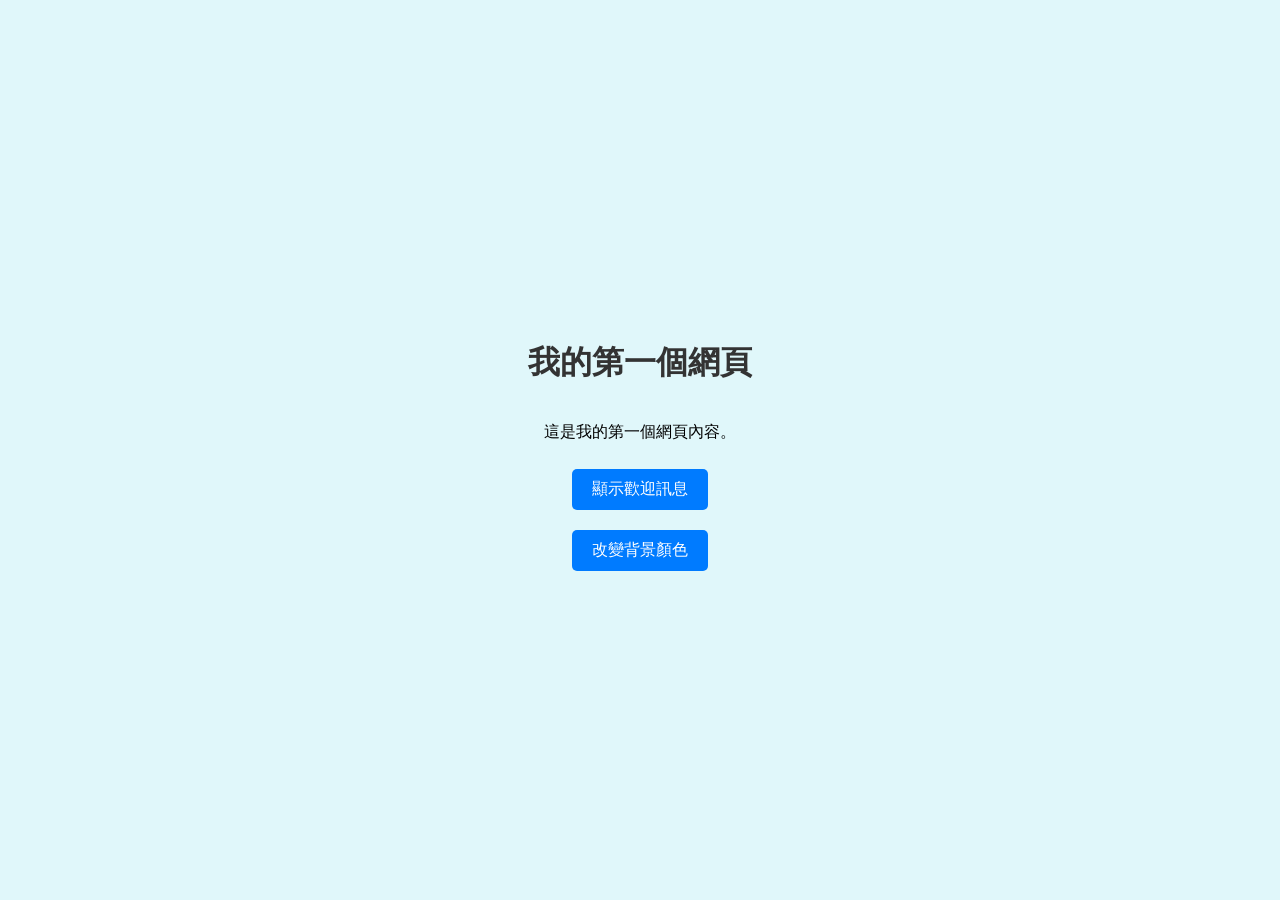
<file: index.html>
<!DOCTYPE html>
<html lang="zh-TW">
<head>
    <meta charset="UTF-8">
    <meta name="viewport" content="width=device-width, initial-scale=1.0">
    <title>我的第一個網頁</title>
    <style>
        /* CSS 部分：設定背景與字體 */
        body {
            background-color: #e0f7fa; /* 淡藍色背景 */
            font-family: sans-serif;   /* 無襯線字體 */
            display: flex;
            flex-direction: column;
            align-items: center;
            justify-content: center;
            height: 100vh;
            margin: 0;
        }
        
        h1 {
            color: #333;
        }

        button {
            padding: 10px 20px;
            font-size: 16px;
            margin: 10px;
            cursor: pointer;
            background-color: #007bff;
            color: white;
            border: none;
            border-radius: 5px;
        }

        button:hover {
            background-color: #0056b3;
        }
    </style>
</head>
<body>

    <h1>我的第一個網頁</h1>
    <p>這是我的第一個網頁內容。</p>

    <button onclick="showAlert()">顯示歡迎訊息</button>
    <button onclick="changeBackgroundColor()">改變背景顏色</button>

    <script>
        // JavaScript 部分

        // 功能 1：顯示提示框
        function showAlert() {
            alert("歡迎來到我的網頁！");
        }

        // 功能 2：點擊按鈕改變背景顏色 (加強版功能)
        function changeBackgroundColor() {
            // 隨機生成一個顏色，或者在兩種顏色間切換
            const randomColor = '#' + Math.floor(Math.random()*16777215).toString(16);
            document.body.style.backgroundColor = randomColor;
        }
    </script>
</body>
</html>
</file>
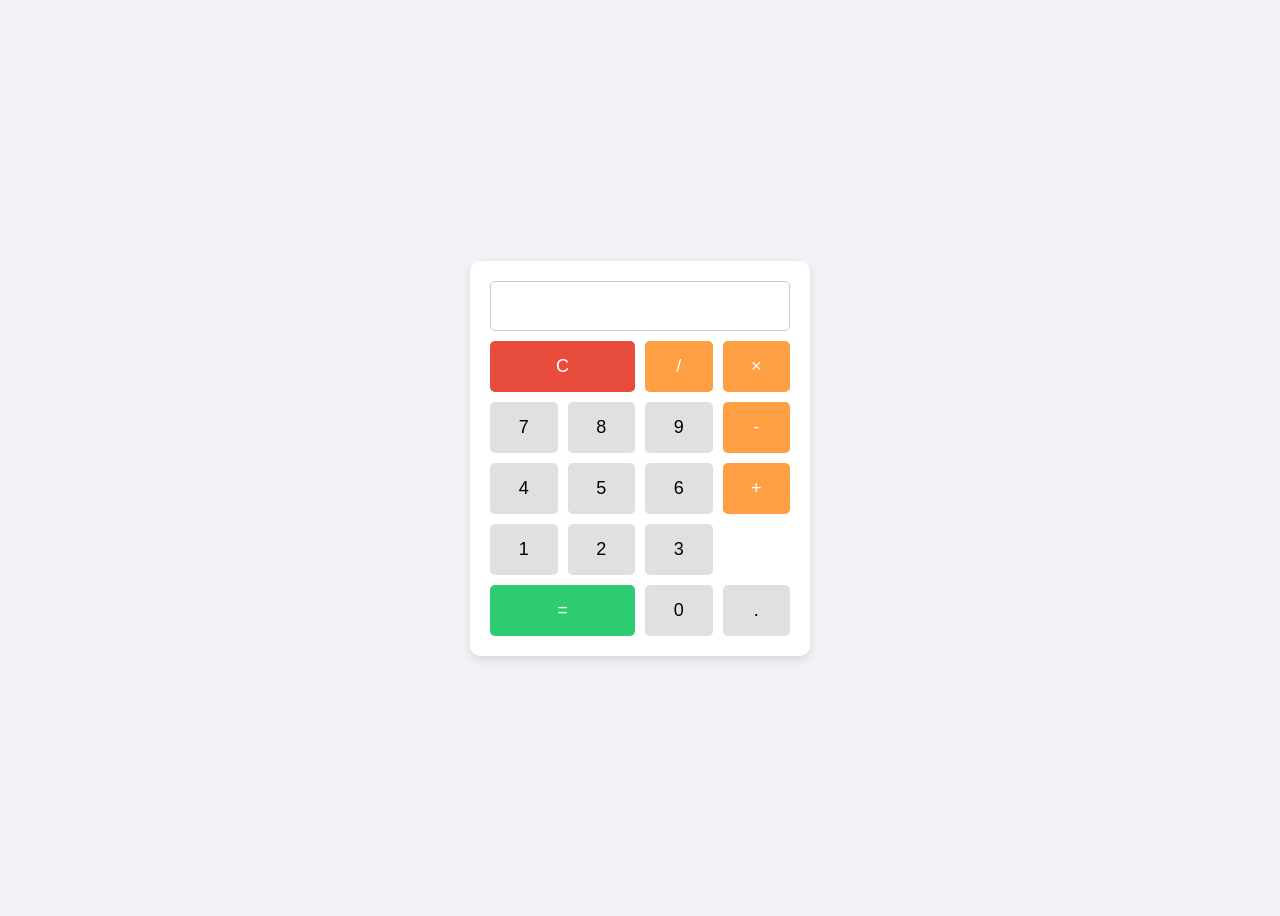
<file: P1_D1144241041.html>
<!DOCTYPE html>
<html lang="zh-TW">
<head>
    <meta charset="UTF-8">
    <meta name="viewport" content="width=device-width, initial-scale=1.0">
    <title>題目一：計算機</title>
    <style>
        body { font-family: Arial, sans-serif; display: flex; justify-content: center; align-items: center; height: 100vh; background-color: #f0f2f5; }
        .calculator { background: #fff; padding: 20px; border-radius: 10px; box-shadow: 0 4px 10px rgba(0,0,0,0.1); width: 300px; }
        #display { width: 100%; height: 50px; font-size: 24px; text-align: right; margin-bottom: 10px; padding: 5px; box-sizing: border-box; border: 1px solid #ccc; border-radius: 5px; }
        .buttons { display: grid; grid-template-columns: repeat(4, 1fr); gap: 10px; }
        button { padding: 15px; font-size: 18px; border: none; border-radius: 5px; cursor: pointer; transition: 0.2s; }
        button:hover { opacity: 0.8; }
        .btn-num { background-color: #e0e0e0; }
        .btn-op { background-color: #ff9f43; color: white; }
        .btn-eq { background-color: #2ecc71; color: white; grid-column: span 2; }
        .btn-cls { background-color: #e74c3c; color: white; grid-column: span 2; }
    </style>
</head>
<body>

<div class="calculator">
    <input type="text" id="display" readonly>
    <div class="buttons">
        <button class="btn-cls" onclick="clearDisplay()">C</button>
        <button class="btn-op" onclick="appendOp('/')">/</button>
        <button class="btn-op" onclick="appendOp('*')">×</button>
        
        <button class="btn-num" onclick="appendNum('7')">7</button>
        <button class="btn-num" onclick="appendNum('8')">8</button>
        <button class="btn-num" onclick="appendNum('9')">9</button>
        <button class="btn-op" onclick="appendOp('-')">-</button>
        
        <button class="btn-num" onclick="appendNum('4')">4</button>
        <button class="btn-num" onclick="appendNum('5')">5</button>
        <button class="btn-num" onclick="appendNum('6')">6</button>
        <button class="btn-op" onclick="appendOp('+')">+</button>
        
        <button class="btn-num" onclick="appendNum('1')">1</button>
        <button class="btn-num" onclick="appendNum('2')">2</button>
        <button class="btn-num" onclick="appendNum('3')">3</button>
        <button class="btn-eq" onclick="calculate()">=</button>
        
        <button class="btn-num" onclick="appendNum('0')">0</button>
        <button class="btn-num" onclick="appendNum('.')">.</button>
    </div>
</div>

<script>
    let display = document.getElementById('display');
    
    function appendNum(num) {
        display.value += num;
    }
    
    function appendOp(op) {
        // 防止連續輸入運算符
        const lastChar = display.value.slice(-1);
        if (['+', '-', '*', '/'].includes(lastChar)) return;
        display.value += op;
    }
    
    function clearDisplay() {
        display.value = '';
    }
    
    function calculate() {
        try {
            // 使用 eval 計算結果 (題目為簡單計算機，eval 足夠應對)
            display.value = eval(display.value);
        } catch (e) {
            display.value = 'Error';
        }
    }
</script>

</body>
</html>
</file>
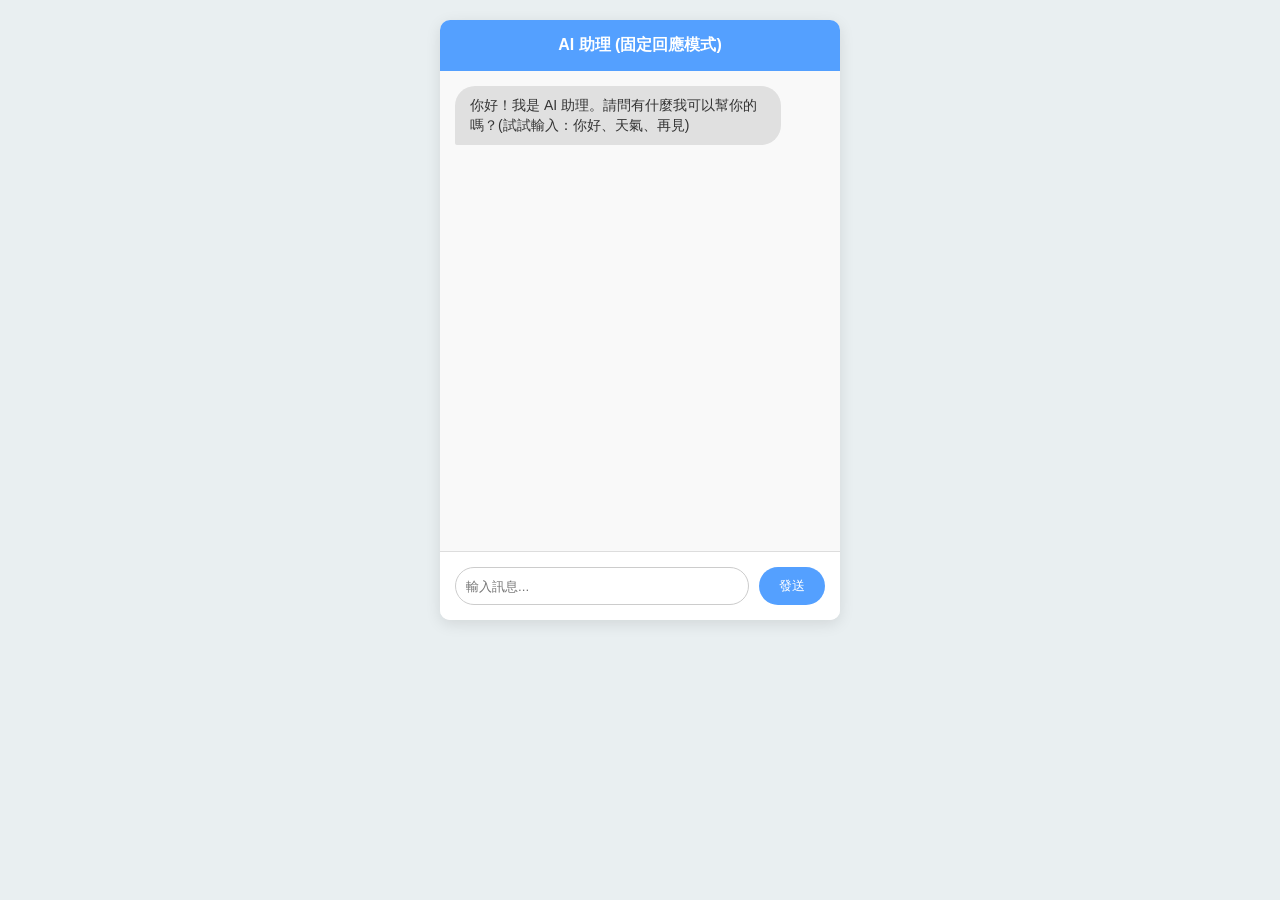
<file: P2_1144241041.HTML>
<!DOCTYPE html>
<html lang="zh-TW">
<head>
    <meta charset="UTF-8">
    <meta name="viewport" content="width=device-width, initial-scale=1.0">
    <title>題目二：AI聊天對話框</title>
    <style>
        body { font-family: 'Segoe UI', Tahoma, Geneva, Verdana, sans-serif; background-color: #e9eff1; display: flex; justify-content: center; height: 100vh; margin: 0; }
        .chat-container { width: 400px; height: 600px; background: white; margin-top: 20px; border-radius: 10px; display: flex; flex-direction: column; box-shadow: 0 4px 15px rgba(0,0,0,0.1); overflow: hidden; }
        .chat-header { background: #54a0ff; color: white; padding: 15px; text-align: center; font-weight: bold; }
        .chat-box { flex: 1; padding: 15px; overflow-y: auto; background: #f9f9f9; }
        .message { margin-bottom: 15px; max-width: 80%; padding: 10px 15px; border-radius: 20px; font-size: 14px; line-height: 1.4; }
        .user-msg { background-color: #54a0ff; color: white; align-self: flex-end; margin-left: auto; border-bottom-right-radius: 2px; }
        .ai-msg { background-color: #e0e0e0; color: #333; align-self: flex-start; border-bottom-left-radius: 2px; }
        .input-area { padding: 15px; border-top: 1px solid #ddd; display: flex; background: white; }
        #userInput { flex: 1; padding: 10px; border: 1px solid #ccc; border-radius: 20px; outline: none; }
        #sendBtn { margin-left: 10px; padding: 10px 20px; background: #54a0ff; color: white; border: none; border-radius: 20px; cursor: pointer; }
        #sendBtn:hover { background: #2e86de; }
    </style>
</head>
<body>

<div class="chat-container">
    <div class="chat-header">AI 助理 (固定回應模式)</div>
    <div class="chat-box" id="chatBox">
        <div class="message ai-msg">你好！我是 AI 助理。請問有什麼我可以幫你的嗎？(試試輸入：你好、天氣、再見)</div>
    </div>
    <div class="input-area">
        <input type="text" id="userInput" placeholder="輸入訊息..." onkeypress="handleEnter(event)">
        <button id="sendBtn" onclick="sendMessage()">發送</button>
    </div>
</div>

<script>
    function handleEnter(e) {
        if (e.key === 'Enter') sendMessage();
    }

    function sendMessage() {
        const input = document.getElementById('userInput');
        const text = input.value.trim();
        if (!text) return;

        addMessage(text, 'user-msg');
        input.value = '';

        // 模擬 AI 回應 (延遲 0.5 秒)
        setTimeout(() => {
            const aiResponse = getFixedResponse(text);
            addMessage(aiResponse, 'ai-msg');
        }, 500);
    }

    function addMessage(text, className) {
        const chatBox = document.getElementById('chatBox');
        const msgDiv = document.createElement('div');
        msgDiv.className = `message ${className}`;
        msgDiv.textContent = text;
        chatBox.appendChild(msgDiv);
        chatBox.scrollTop = chatBox.scrollHeight; // 自動捲動到底部
    }

    // 固定的問答集
    function getFixedResponse(input) {
        input = input.toLowerCase();
        if (input.includes('你好') || input.includes('hello')) return '你好！很高興見到你。';
        if (input.includes('天氣')) return '雖然我無法連網，但今天感覺是個寫程式的好天氣！';
        if (input.includes('再見') || input.includes('bye')) return '再見！祝你有美好的一天。';
        return '這是一個很有趣的問題，但我只能回答預設的內容喔！';
    }
</script>

</body>
</html>
</file>
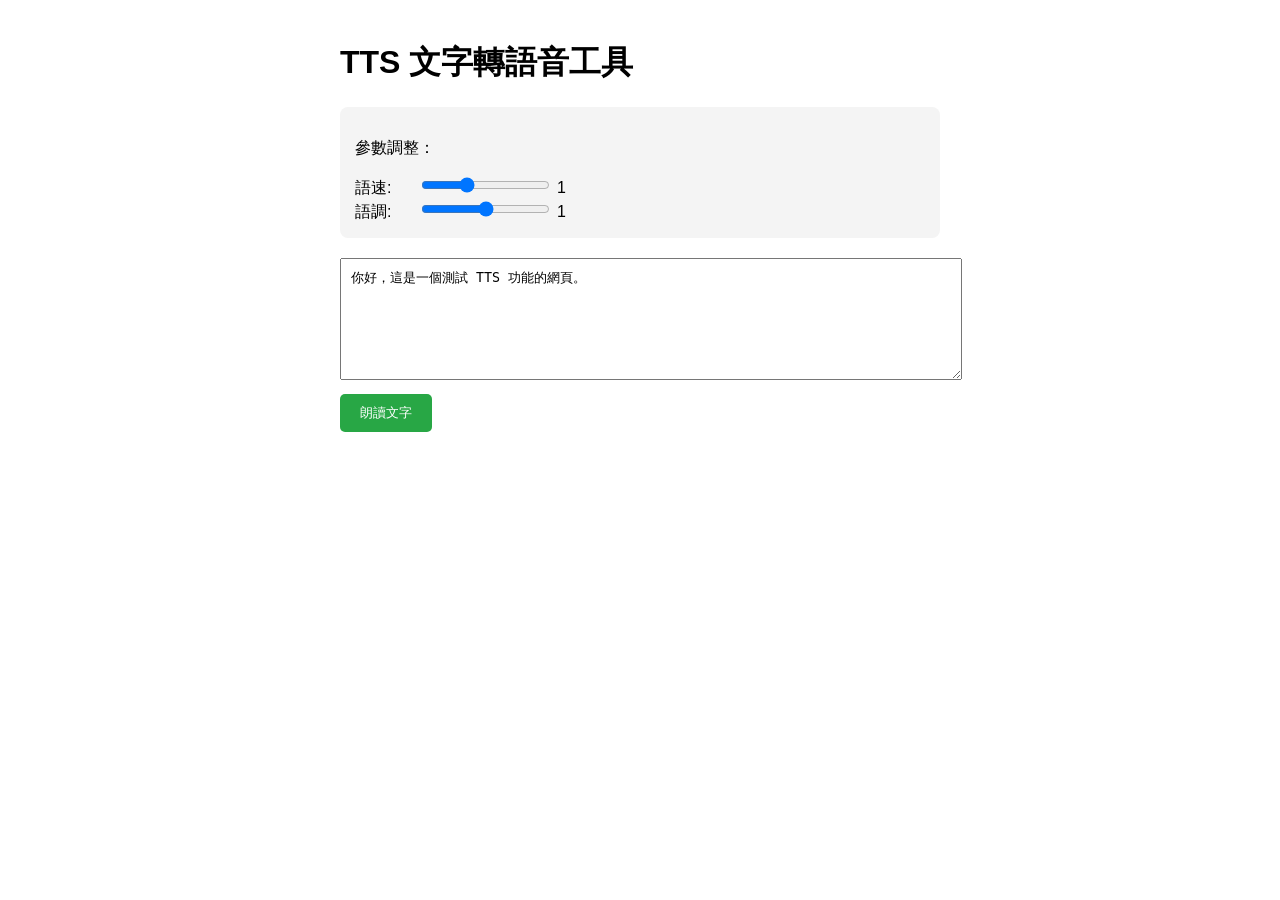
<file: tts.html>
<!DOCTYPE html>
<html lang="zh-TW">
<head>
    <meta charset="UTF-8">
    <title>TTS 文字轉語音產生器</title>
    <style>
        body { font-family: sans-serif; padding: 20px; max-width: 600px; margin: 0 auto; }
        textarea { width: 100%; height: 100px; margin-bottom: 10px; padding: 10px; }
        .controls { margin-bottom: 20px; background: #f4f4f4; padding: 15px; border-radius: 8px; }
        label { display: inline-block; width: 60px; }
        button { padding: 10px 20px; background-color: #28a745; color: white; border: none; cursor: pointer; border-radius: 5px;}
        button:hover { background-color: #218838; }
    </style>
</head>
<body>

    <h1>TTS 文字轉語音工具</h1>
    
    <div class="controls">
        <p>參數調整：</p>
        <div>
            <label for="rate">語速:</label>
            <input type="range" id="rate" min="0.5" max="2" value="1" step="0.1">
            <span id="rate-value">1</span>
        </div>
        <div>
            <label for="pitch">語調:</label>
            <input type="range" id="pitch" min="0" max="2" value="1" step="0.1">
            <span id="pitch-value">1</span>
        </div>
    </div>

    <textarea id="text-input" placeholder="請在此輸入想唸出的文字...">你好，這是一個測試 TTS 功能的網頁。</textarea>
    
    <button onclick="speakText()">朗讀文字</button>

    <script>
        // 更新滑桿數值顯示
        const rateInput = document.getElementById('rate');
        const pitchInput = document.getElementById('pitch');
        
        rateInput.oninput = () => document.getElementById('rate-value').textContent = rateInput.value;
        pitchInput.oninput = () => document.getElementById('pitch-value').textContent = pitchInput.value;

        function speakText() {
            const text = document.getElementById('text-input').value;
            
            if (text !== "") {
                // 建立 SpeechSynthesisUtterance 物件
                const utterance = new SpeechSynthesisUtterance(text);
                
                // 設定參數
                utterance.rate = rateInput.value;  // 語速
                utterance.pitch = pitchInput.value; // 語調
                utterance.lang = 'zh-TW';          // 設定為中文

                // 播放
                window.speechSynthesis.speak(utterance);
            } else {
                alert("請先輸入文字！");
            }
        }
    </script>
</body>
</html>
</file>
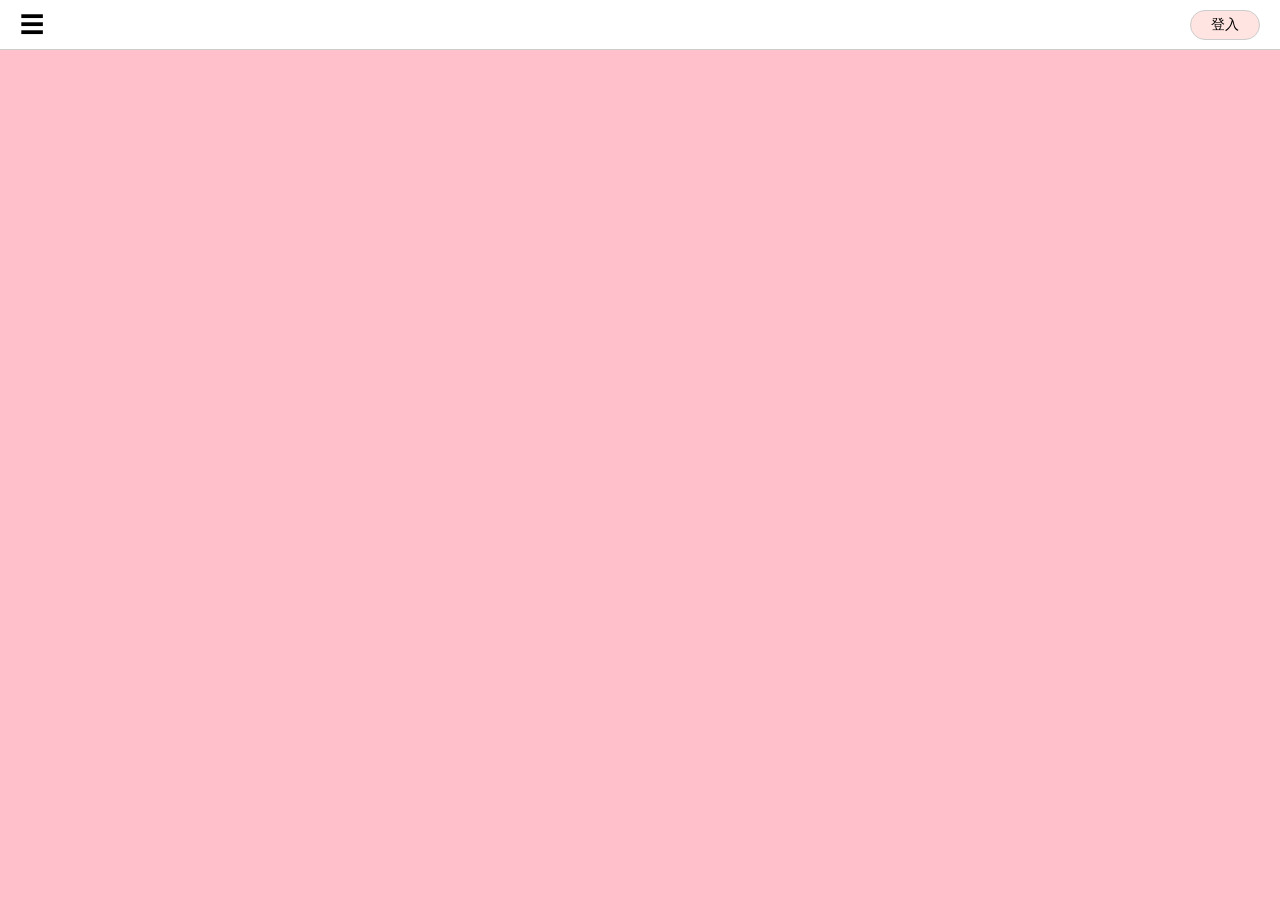
<file: p3/P3.html>
<!DOCTYPE html>
<html lang="zh-TW">
<head>
    <meta charset="UTF-8">
    <meta name="viewport" content="width=device-width, initial-scale=1.0">
    <title>題目三：響應式側邊選單與登入</title>
    <link rel="stylesheet" href="style.css">
</head>
<body>

    <header class="top-bar">
        <div class="menu-btn" onclick="toggleSidebar()">
            &#9776; </div>
        
        <button class="top-login-btn" onclick="openLogin()">登入</button>
    </header>

    <div id="sidebar" class="sidebar">
        <ul>
            <li>選單一</li>
            <li>選單二</li>
            <li>選單三</li>
        </ul>
    </div>

    <div class="main-content">
        </div>

    <div id="loginModal" class="modal-overlay">
        <div class="modal-content">
            <span class="close-btn" onclick="closeLogin()">&times;</span>
            
            <h3>登入帳號</h3>
            
            <form onsubmit="return handleLogin(event)">
                <div class="form-group">
                    <label>電子郵件/電話號碼</label>
                    <input type="text" required>
                </div>
                
                <div class="form-group">
                    <label>密碼</label>
                    <input type="password" required>
                </div>

                <div class="links">
                    <span class="red-text">忘記密碼？</span>
                </div>

                <button type="submit" class="modal-login-btn">登入</button>
                
                <div class="links bottom-link">
                    沒有帳號？ <span class="red-text">註冊</span>
                </div>
            </form>
        </div>
    </div>

    <script>
        // 1. 切換側邊選單 (開/關)
        function toggleSidebar() {
            const sidebar = document.getElementById('sidebar');
            // 切換 class 'active' 來觸發 CSS 的動畫
            sidebar.classList.toggle('active');
        }

        // 2. 打開登入視窗
        function openLogin() {
            document.getElementById('loginModal').style.display = 'flex';
        }

        // 3. 關閉登入視窗
        function closeLogin() {
            document.getElementById('loginModal').style.display = 'none';
        }

        // 4. 防止表單真的送出 (測試用)
        function handleLogin(event) {
            event.preventDefault();
            alert('登入送出！');
            closeLogin();
        }
    </script>

</body>
</html>
</file>
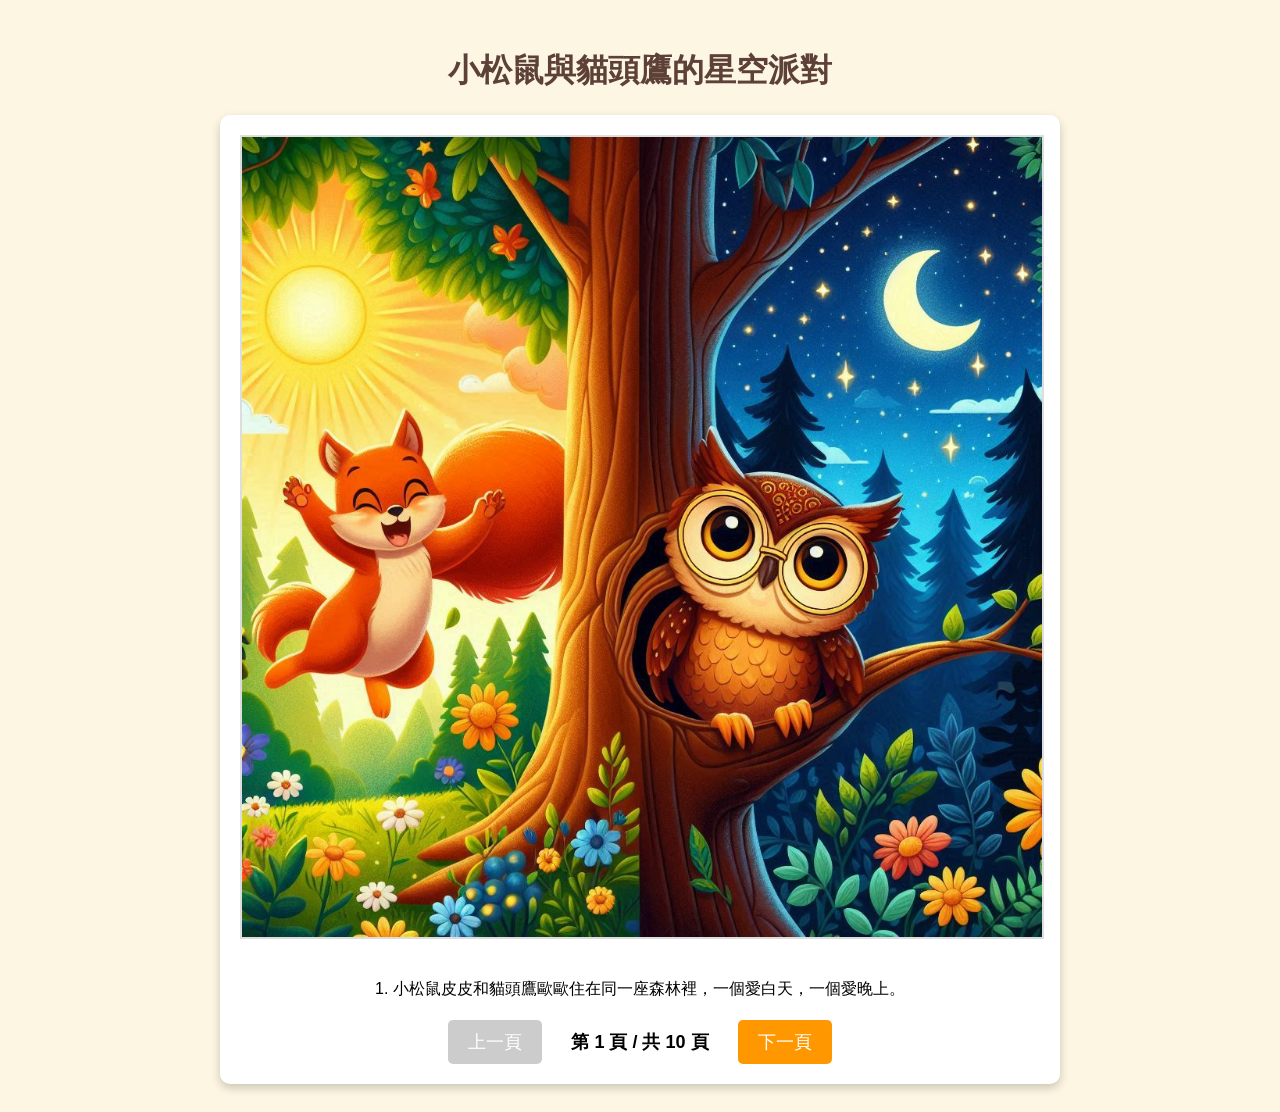
<file: story/index2.html>
<!DOCTYPE html>
<html lang="zh-TW">
<head>
    <meta charset="UTF-8">
    <meta name="viewport" content="width=device-width, initial-scale=1.0">
    <title>我的 AI 繪本故事</title>
    <style>
        body {
            background-color: #fdf6e3; /* 像紙張的米黃色背景 */
            font-family: "Microsoft JhengHei", sans-serif;
            display: flex;
            flex-direction: column;
            align-items: center;
            padding: 20px;
        }
        h1 {
            color: #5d4037;
        }
        .book-container {
            width: 800px; /* 依照圖片要求設定寬度 */
            background: white;
            padding: 20px;
            box-shadow: 0 4px 10px rgba(0,0,0,0.2);
            border-radius: 10px;
            text-align: center;
        }
        img {
            max-width: 100%;
            height: auto;
            border: 2px solid #ddd;
            margin-bottom: 20px;
        }
        .controls {
            margin-top: 20px;
        }
        button {
            padding: 10px 20px;
            font-size: 18px;
            cursor: pointer;
            background-color: #ff9800;
            color: white;
            border: none;
            border-radius: 5px;
            margin: 0 10px;
        }
        button:disabled {
            background-color: #ccc;
            cursor: not-allowed;
        }
        #page-number {
            font-size: 18px;
            margin: 0 15px;
            font-weight: bold;
        }
    </style>
</head>
<body>

    <h1>小松鼠與貓頭鷹的星空派對</h1>

    <div class="book-container">
        <img id="story-image" src="page0.jpg" alt="故事圖片">
        
        <p id="story-text">這是第 1 頁</p>

        <div class="controls">
            <button id="prev-btn" onclick="changePage(-1)">上一頁</button>
            <span id="page-number">第 1 頁 / 共 10 頁</span>
            <button id="next-btn" onclick="changePage(1)">下一頁</button>
        </div>
    </div>

    <script>
        let currentPage = 0;
        const totalPages = 10; // 0 到 9，共 10 頁
        
        // 這裡可以放每一頁對應的故事文字
        const storyTexts = [
            "1. 小松鼠皮皮和貓頭鷹歐歐住在同一座森林裡，一個愛白天，一個愛晚上。",
            "2. 森林要舉辦星空派對，大家都要幫忙準備。",
            "3. 皮皮怕黑，歐歐白天想睡覺，兩人都很煩惱。",
            "4. 皮皮提議：我們來交換工作吧！",
            "5. 歐歐覺得這是個好主意，於是他們決定合作。",
            "6. 白天，皮皮手腳俐落地收集了好多堅果。",
            "7. 晚上，歐歐張大眼睛，把彩燈掛得高高的。",
            "8. 派對開始了！燈光美、氣氛佳，大家都來了。",
            "9. 他們互相感謝對方的幫忙。",
            "10. 只要互相合作，就能完成困難的任務！"
        ];

        function changePage(direction) {
            currentPage += direction;

            // 確保頁數不超出範圍
            if (currentPage < 0) currentPage = 0;
            if (currentPage >= totalPages) currentPage = totalPages - 1;

            updateDisplay();
        }

        function updateDisplay() {
            // 更新圖片：根據檔名 page0.jpg ~ page9.jpg
            document.getElementById('story-image').src = `page` + currentPage + `.jpg`;
            
            // 更新文字
            document.getElementById('story-text').innerText = storyTexts[currentPage];

            // 更新頁碼顯示
            document.getElementById('page-number').innerText = `第 ${currentPage + 1} 頁 / 共 ${totalPages} 頁`;

            // 控制按鈕狀態
            document.getElementById('prev-btn').disabled = (currentPage === 0);
            document.getElementById('next-btn').disabled = (currentPage === totalPages - 1);
        }

        // 初始化
        updateDisplay();
    </script>

</body>
</html>
</file>
<file: p3/style.css>
/* 基本設定 */
* {
    box-sizing: border-box;
    font-family: Arial, sans-serif;
}

body {
    margin: 0;
    padding: 0;
    overflow-x: hidden; /* 防止側邊選單滑出時出現橫向捲軸 */
}

/* --- 頂部導覽列 (Top Bar) --- */
.top-bar {
    display: flex;
    justify-content: space-between; /* 左右分開 */
    align-items: center;
    padding: 10px 20px;
    background-color: white;
    border-bottom: 1px solid #ccc;
    height: 50px;
    position: relative;
    z-index: 20; /* 確保在內容之上 */
}

/* 漢堡按鈕圖示 */
.menu-btn {
    font-size: 24px;
    cursor: pointer;
    user-select: none;
}

/* 右上角登入按鈕 (要有圓角) */
.top-login-btn {
    padding: 5px 20px;
    background-color: #ffe4e1; /* 淡粉色 */
    border: 1px solid #ccc;
    border-radius: 15px; /* 題目要求：圓角屬性 */
    cursor: pointer;
    font-size: 14px;
}

/* --- 側邊選單 (Sidebar) --- */
.sidebar {
    position: fixed;
    top: 50px; /* 接在 Top Bar 下方 */
    left: -200px; /* 預設隱藏在螢幕左邊外面 */
    width: 200px;
    height: calc(100vh - 50px);
    background-color: #d87093; /* 深粉色 (參考圖片) */
    color: white;
    transition: left 0.3s ease; /* 題目要求：transition 動態效果 */
    z-index: 10;
}

/* 當加上 active class 時，選單滑出來 */
.sidebar.active {
    left: 0;
}

.sidebar ul {
    list-style: none;
    padding: 0;
    margin: 0;
}

.sidebar li {
    padding: 15px 20px;
    border-bottom: 1px solid rgba(255,255,255,0.3);
    background-color: #db7093; /* 每一個選項的背景 */
}

.sidebar li:nth-child(even) {
    background-color: #e68fac; /* 讓顏色有點層次，像圖片那樣 */
}

/* --- 主要內容區 (Main Content) --- */
.main-content {
    height: calc(100vh - 50px);
    background-color: #ffc0cb; /* 粉紅色背景 */
    width: 100%;
}

/* --- 登入彈出視窗 (Modal) --- */
.modal-overlay {
    display: none; /* 預設隱藏 */
    position: fixed;
    top: 0;
    left: 0;
    width: 100%;
    height: 100%;
    background-color: rgba(255, 192, 203, 0.5); /* 半透明粉紅遮罩 */
    justify-content: center;
    align-items: center;
    z-index: 100; /* 最上層 */
}

.modal-content {
    background: #ffe4e1; /* 視窗背景色 */
    padding: 30px;
    width: 320px;
    border-radius: 10px; /* 視窗圓角 */
    position: relative;
    box-shadow: 0 4px 10px rgba(0,0,0,0.1);
    text-align: left;
}

/* 標題 */
.modal-content h3 {
    text-align: center;
    margin-top: 0;
    color: #555;
}

/* 關閉按鈕 (X) */
.close-btn {
    position: absolute;
    top: 10px;
    right: 15px;
    font-size: 20px;
    cursor: pointer;
    color: #aaa;
}

/* 表單樣式 */
.form-group {
    margin-bottom: 15px;
}

.form-group label {
    display: block;
    font-size: 12px;
    color: #333;
    margin-bottom: 5px;
}

.form-group input {
    width: 100%;
    padding: 8px;
    border: none;
    border-bottom: 2px solid #555; /* 底線風格 */
    background: transparent;
    outline: none;
}

/* 登入按鈕 (視窗內) */
.modal-login-btn {
    width: 100%;
    padding: 10px;
    background-color: #55444b; /* 深色按鈕 */
    color: white;
    border: none;
    border-radius: 20px; /* 題目要求：圓角 */
    cursor: pointer;
    margin-top: 10px;
}

/* 紅色文字樣式 (題目要求) */
.red-text {
    color: red;
    font-size: 12px;
    cursor: pointer;
}

.links {
    font-size: 12px;
    margin-top: 5px;
}

.bottom-link {
    text-align: center;
    margin-top: 15px;
    color: #aaa;
}
</file>
